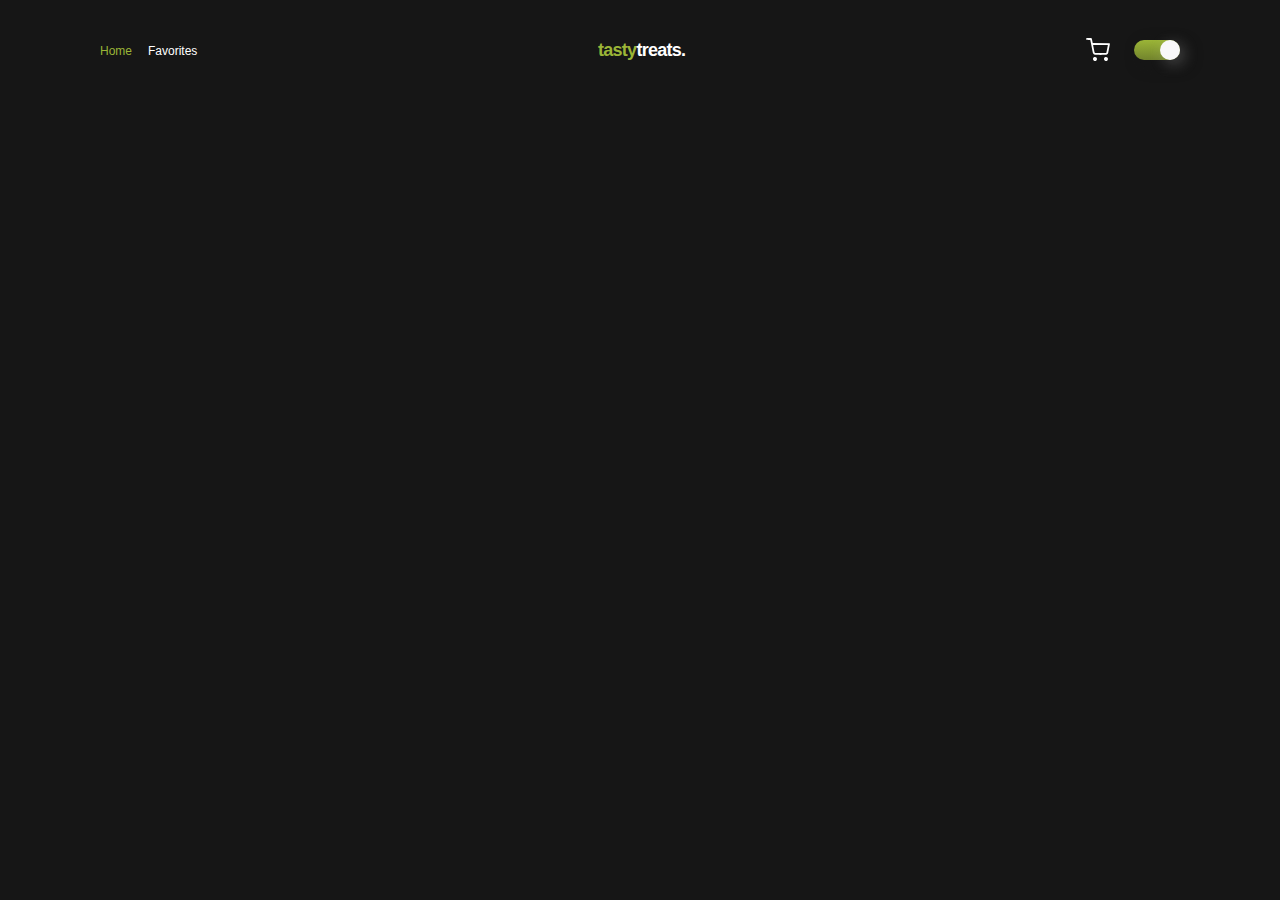
<file: index.html>
<!DOCTYPE html>
<html lang="en">
  <head>
    <meta charset="UTF-8" />
    <meta name="viewport" content="width=device-width, initial-scale=1.0" />
    <title>Document</title>
    <link rel="stylesheet" href="./header.css" />
  </head>
  <body>
    <header class="header">
      <div class="header-container">
        <nav class="header-navigation">
          <ul class="header-nav-list list">
            <li class="header-nav-item">
              <a href="./index.html" class="header-nav-link link current"
                >Home</a
              >
            </li>
            <li class="header-nav-item">
              <a href="./favorites.html" class="header-nav-link link"
                >Favorites</a
              >
            </li>
          </ul>
        </nav>
        <a href="./index.html" class="header-logo-link link"
          >tasty<span class="logo-link-span">treats.</span></a
        >
        <div class="header-btn">
          <a href="tel:+380730000000" class="shopping-cart-btn link">
            <svg class="shopping-cart-pic" width="24" height="24">
              <use href="./images/icons.svg#icon-shopping-cart"></use>
            </svg>
          </a>
          <!-- <button class="shopping-cart-btn" type="button">
            <svg class="shopping-cart-pic" width="24" height="24">
              <use href="./images/icons.svg#icon-shopping-cart"></use>
            </svg>
          </button> -->
          <label id="switch" class="switch switch-tab">
            <input
              type="checkbox"
              onchange="toggleTheme()"
              id="slider"
              class="switch-input"
            />
            <span class="slider round"></span>
          </label>
          <button class="mobile-menu-open" data-menu-open type="button">
            <svg class="mobile-menu-pic" width="32" height="32">
              <use href="./images/icons.svg#icon-hamburger"></use>
            </svg>
          </button>
        </div>
      </div>
      <div class="mob-modal is-hidden" data-menu>
        <div class="modal-container">
          <div class="mob-menu-top-part">
            <button type="button" class="menu-close-btn" data-menu-close>
              <svg class="menu-close-pic" width="32" height="32">
                <use href="./images/icons.svg#icon-x"></use>
              </svg>
            </button>
            <nav class="nav-mob-menu">
              <ul class="mob-menu-list list">
                <li class="mobile-nav-item">
                  <a
                    class="mobile-nav-link link current-mob"
                    href="./index.html"
                    >Home</a
                  >
                </li>
                <li class="mobile-nav-item">
                  <a class="mobile-nav-link link" href="./favorites.html"
                    >Favorites</a
                  >
                </li>
              </ul>
            </nav>
          </div>
          <label id="mob-switch" class="switch-mob switch">
            <input
              type="checkbox"
              onchange="toggleTheme()"
              class="switch-input"
            />
            <span class="slider round"></span>
          </label>
        </div>
      </div>
    </header>
    <script src="./header.js"></script>
    <script src="./js/mobile_menu.js"></script>
  </body>
</html>
</file>
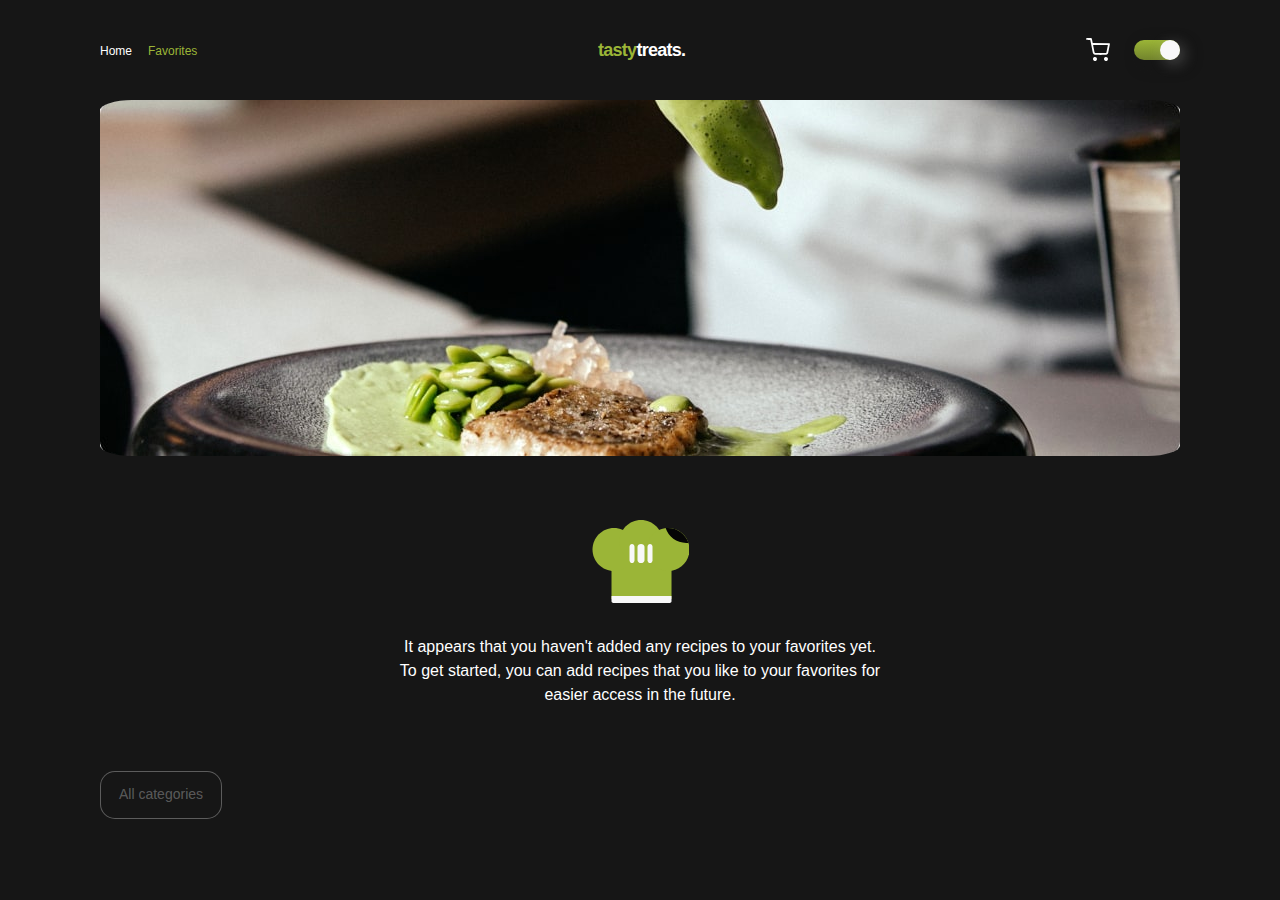
<file: favorites.html>
<!DOCTYPE html>
<html lang="en">
  <head>
    <meta charset="UTF-8" />
    <meta name="viewport" content="width=device-width, initial-scale=1.0" />
    <title>Document</title>
    <link rel="stylesheet" href="./header.css" />
    <link rel="stylesheet" href="./favorites.css" />
  </head>
  <body>
    <header class="header">
      <div class="header-container">
        <nav class="header-navigation">
          <ul class="header-nav-list list">
            <li class="header-nav-item">
              <a href="./index.html" class="header-nav-link link">Home</a>
            </li>
            <li class="header-nav-item">
              <a href="./favorites.html" class="header-nav-link link current"
                >Favorites</a
              >
            </li>
          </ul>
        </nav>
        <a href="./index.html" class="header-logo-link link"
          >tasty<span class="logo-link-span">treats.</span></a
        >
        <div class="header-btn">
          <a href="tel:+380730000000" class="shopping-cart-btn link">
            <svg class="shopping-cart-pic" width="24" height="24">
              <use href="./images/icons.svg#icon-shopping-cart"></use>
            </svg>
          </a>
          <!-- <button class="shopping-cart-btn" type="button">
            <svg class="shopping-cart-pic" width="24" height="24">
              <use href="./images/icons.svg#icon-shopping-cart"></use>
            </svg>
          </button> -->
          <label id="switch" class="switch switch-tab">
            <input
              type="checkbox"
              onchange="toggleTheme()"
              id="slider"
              class="switch-input"
            />
            <span class="slider round"></span>
          </label>
          <button class="mobile-menu-open" data-menu-open type="button">
            <svg class="mobile-menu-pic" width="32" height="32">
              <use href="./images/icons.svg#icon-hamburger"></use>
            </svg>
          </button>
        </div>
      </div>
      <div class="mob-modal is-hidden" data-menu>
        <div class="modal-container">
          <div class="mob-menu-top-part">
            <button type="button" class="menu-close-btn" data-menu-close>
              <svg class="menu-close-pic" width="32" height="32">
                <use href="./images/icons.svg#icon-x"></use>
              </svg>
            </button>
            <nav class="nav-mob-menu">
              <ul class="mob-menu-list list">
                <li class="mobile-nav-item">
                  <a class="mobile-nav-link link" href="./index.html">Home</a>
                </li>
                <li class="mobile-nav-item">
                  <a
                    class="mobile-nav-link link current-mob"
                    href="./favorites.html"
                    >Favorites</a
                  >
                </li>
              </ul>
            </nav>
          </div>
          <label id="mob-switch" class="switch-mob switch">
            <input
              type="checkbox"
              onchange="toggleTheme()"
              class="switch-input"
            />
            <span class="slider round"></span>
          </label>
        </div>
      </div>
    </header>
    <main>
      <section class="favorites">
        <div class="fav-container">
          <div class="fav-hero">
            <div class="static-block">
              <h1 class="visually-hidden">Favorites</h1>
              <picture class="fav-image thumb">
                <source
                  srcset="
                    ./images/card-desc-min.jpg 1x,
                    ./images/card-desc-min-2x  2x
                  "
                  media="(min-width: 1280px)"
                />
                <source
                  srcset="
                    ./images/card-tab-min.jpg 1x,
                    ./images/card-tab-min-2x  2x
                  "
                  media="(min-width: 768px)"
                />
                <source
                  srcset="
                    ./images/card-mob-min.jpg 1x,
                    ./images/card-mob-min-2x  2x
                  "
                  media="(max-width: 767px)"
                />

                <img src="./images/card-mob-min.jpg" alt="tasty dish" />
              </picture>
            </div>
            <div class="block-for-empty">
              <svg class="recipe-icon-pic" width="68" height="58">
                <use href="./images/icons.svg#icon-elements"></use>
              </svg>
              <p class="message-for-empty">
                It appears that you haven't added any recipes to your favorites
                yet. To get started, you can add recipes that you like to your
                favorites for easier access in the future.
              </p>
            </div>
          </div>
          <div class="recipes-block">
            <div class="fav-category-block" id="category-filter-div">
              <button class="fav-category-fltr-btn" type="button">
                All categories
              </button>
              <ul class="fav-category-list"></ul>
            </div>
            <div class="list-recipes-block">
              <ul class="fav-recipe-card-list"></ul>
            </div>
          </div>
        </div>
      </section>
    </main>
    <script src="./header.js"></script>
    <script src="./js/mobile_menu.js"></script>
  </body>
</html>
</file>
<file: header.css>
:root {
    --white: #F8F8F8;
    --black: #161616;
    --black_2: #050505;
    --white_2: #ffffff;
    --green: #9BB537;
    --oragne: #EEA10C;
    --gray: rgb(206, 205, 205);
    --bg-main: #F8F8F8;
    --txt-color: #050505;
    --bg-secondary: #E0E9F5;
    --accent: #9BB537;
    --gray-color-btn: rgba(5, 5, 5, 0.30);;
    --gray-color-btn-dark: rgba(255, 255, 255, 0.3);
}

.list {
    list-style: none;
}
.link {
    text-decoration: none;
    color: currentColor;
}

h1,
h2,
h3,
h4,
h5,
h6,
p {
    margin: 0;
}

p:last-child {
    margin-bottom: 0;
}

ul {
    margin: 0;
    padding: 0;
    list-style: none;
}

button {
    cursor: pointer;
}

img {
    display: block;
    max-width: 100%;
    height: auto;
}

body {
    font-family: Inter-Regular, sans-serif;
    background-color: var(--bg-main);
    color: var(--txt-color);
    text-align: center;
    margin: 0;
}

.no-scroll {
    overflow: hidden;
}

.is-hidden {
    opacity: 0;
    visibility: hidden;
    pointer-events: none;
}
.visually-hidden {
    position: absolute;
    width: 1px;
    height: 1px;
    margin: -1px;
    border: 0;
    padding: 0;
    overflow: hidden;
    white-space: nowrap;
    clip-path: inset(100%);
    clip: rect(0 0 0 0);
}
/* -------------------------------- */

body.light {
    --bg-main: #F8F8F8;
    --txt-color: #050505;
    --bg-mob-menu: #9BB537;
    --accent: #9BB537;
    --current-mob: #ffffff;
    --gray-color-btn:rgba(5, 5, 5, 0.30);
    --oragne: #EEA10C;
}

body.dark {
    --bg-main: #161616;
    --txt-color: #ffffff;
    --bg-mob-menu: #050505;
    --accent: #9BB537;
    --current-mob:#9BB537;
    --gray-color-btn:rgba(255, 255, 255, 0.3);
    --oragne: #EEA10C;
}


    /* html[data-theme='light'] {
        --bg-main: #F8F8F8;
        --txt-color: #1B1B1B;
        --bg-secondary: #E0E9F5;
        --bg-tertiary: #0C1C31;
    }

    html[data-theme='dark'] {
        --bg-main: #050505;
        --txt-color: #F0F4FA;
        --bg-secondary: #1E395C;
        --bg-tertiary: #F0F4FA;

        .slider.round {
            background-color: var(--green);
        }
 } */

/* -------------------------------- */

.header {
    width: 100%;
    display: flex;
    justify-content: center;
    margin: 0 auto;
    background-color: var(--bg-main);
    position: relative;
    z-index: 2;
    top: 0;
    left: 0;
}

.header-container {
    width: 100%;
    display: flex;
    align-items: center;
    justify-content: space-between;
    padding: 10px 10px;
}

.header-navigation {
    display: none;
}
.header-logo-link {
    font-weight: 600;
    font-size: 16px;
    line-height: 1.12;
    letter-spacing: -0.04em;
    color: var(--accent);
    padding: 20px 0;
}

.logo-link-span {
    color: var(--txt-color);
}

.header-btn {
    display: flex;
    align-items: center;
    gap: 14px;
}

.shopping-cart-btn {
    border: none;
    background-color: var(--bg-main);
    display: flex;
    justify-content: center;
    fill: var(--txt-color);
}

.shopping-cart-pic:hover, .shopping-cart-pic:focus {
    fill: var(--accent);
}

.switch-tab {
    display: none;
}

.mobile-menu-open {
    border: none;
    background-color: var(--bg-main);
    display: flex;
    justify-content: center;
    fill: var(--txt-color);
}

.mobile-menu-pic {
    fill: var(--txt-color);
}
.mobile-menu-pic:hover,
.mobile-menu-pic:focus {
    fill: var(--accent);
}

.mob-modal {
    position: absolute;
    top: 0;
    right: 0;
    z-index: 3;
    width: 40%;
    height: 100vh;
    background-color: var(--bg-mob-menu);
    /* padding: 20px; */
    display: flex;
    flex-direction: column;
    transition: opacity .25s ease-in-out,visibility .25s ease-in-out,transform .25s ease-in-out;
    overflow-y: auto;
    justify-content: space-between;
}
.modal-container {
    height: 100%;
    padding: 20px;
    display: flex;
    flex-direction: column;
    justify-content: space-between;
}
.mob-menu-top-part {
    display: flex;
    flex-direction: column;
    gap: 148px;
}

.menu-close-btn {
    width: 32px;
    height: 32px;
    color: var(--white);
    background-color: transparent;
    border: none;
    padding: 0;
    margin-left: auto;
    transition-duration: 250ms;
    transition-timing-function: cubic-bezier(0.4, 0, 0.2, 1);
}

.mob-menu-list{
    display: flex;
    flex-direction: column;
    gap: 16px;
}
.mobile-nav-item {
    color: var(--white_2);
    font-size: 12px;
    font-weight: 500;
    line-height: 1.25;
}

.current-mob{
    color: var(--current-mob);
}

.switch-mob {
    position: relative;
    display: flex;
    width: 46px;
    height: 20px;
}

.switch input {
    opacity: 0;
    width: 0;
    height: 0;
}

.slider {
    position: absolute;
    cursor: pointer;
    top: 0;
    left: 0;
    right: 0;
    bottom: 0;
    background-color: var(--gray);
    -webkit-transition: 0.4s;
    transition: 0.4s;
}

.slider:before {
    position: absolute;
    content: "";
    height: 40px;
    width: 40px;
    left: 0px;
    bottom: 4px;
    top: 0;
    bottom: 0;
    margin: auto 0;
    -webkit-transition: 0.4s;
    transition: 0.4s;
    box-shadow: 4px 4px 15px rgba(243, 243, 243, 0.092);
    background: var(--white_2);
    background-repeat: no-repeat;
    background-position: center;
}

.switch-input:checked+.slider {
    background: linear-gradient(var(--accent), rgba(155, 181, 55, 0.69));
    box-shadow: 7px 5px 15px rgba(22, 22, 22, 0.6);
}

.switch-input:focus+.slider {
    box-shadow: 1px 1px 5px rgba(243, 243, 243, 0.25);
}

.switch-input:checked+.slider:before {
    -webkit-transform: translateX(25px);
    -ms-transform: translateX(25px);
    transform: translateX(26px);
    background: var(--white);
    background-repeat: no-repeat;
    background-position: center;
    box-shadow: 4px 4px 15px rgba(243, 243, 243, 0.25);
}

.slider.round {
    border-radius: 60px;
    box-shadow: 4px 4px 15px rgba(243, 243, 243, 0.092);
}
    
.slider.round:before {
    border-radius: 50%;
    width: 20px;
    height: 20px;
    box-shadow: 4px 4px 15px rgba(243, 243, 243, 0.092);
}

/* ----------------------- MOBILE -------------------------- */
@media screen and (min-width: 375px) {
    .header-container{
        width: 375px;
        padding: 15px 20px;
    }
}
/* ----------------------- TABLET -------------------------- */
@media screen and (min-width: 768px){
    .header-container {
        width: 768px;
        padding: 15px 32px;
    }
    .header-navigation {
        display: flex;
    }
    .header-nav-list {
        display: flex;
        gap: 16px;
    }

    .header-nav-link {
        color: var(--txt-color);
        font-size: 12px;
        font-style: normal;
        font-weight: 400;
        line-height: 1.25;
        padding: 20px 0;
    }

    .current {
        color: var(--accent);
        font-weight: 500;
    }

    .header-logo-link {
        font-size: 18px;
        letter-spacing: 1.11;
    }

    .mobile-menu-open {
        display: none;
    }

    .header-btn {
        gap: 18px;
    }

    .switch {
    position: relative;
    display: flex;
    width: 46px;
    height: 20px;
    }

    .switch input {
        opacity: 0;
        width: 0;
        height: 0;
    }

.mob-modal {
    display: none;
} 
}
/* ----------------------- DESK -------------------------- */
@media screen and (min-width: 1280px) {

    .header-container{
        width: 1280px;
        padding: 20px 100px;
    }

    .header-btn {
        gap: 24px;
    }
}
</file>
<file: favorites.css>
.favorites {
    width: 100%;
    margin: 0 auto;

}
.fav-container {
    margin: 0 auto;
    display: flex;
    flex-direction: column;
    gap: 40px;
}
.fav-hero {
        display: flex;
        flex-direction: column;
        gap: 40px;
    }
.fav-image {
    width: 100%;
    height: 100%;
    display: flex;
}
.thumb {
    border-radius: 3%;
    overflow: hidden;
}
.block-for-empty {
    display: flex;
    flex-direction: column;
    margin: 0 auto;
    align-items: center;
    gap: 24px;
}

.message-for-empty {
    width: 100%;
    color: var(--txt-color);
    font-size: 14px;
    line-height: 1.28; 
}

.fav-category-fltr-btn {
    display: flex;
    padding: 14px 18px;
    justify-content: center;
    align-items: center;
    gap: 18px;
    border-radius: 15px;
    border: 1px solid var(--gray-color-btn);
    color: var(--gray-color-btn);
    background-color: var(--bg-main);
    font-size: 14px;
    font-weight: 500;
    line-height: 1.28;
}

.fav-category-fltr-btn:hover, 
.fav-category-fltr-btn:focus {
    background-color: var(--accent);
    color: var(--white_2);
    transition-duration: 250ms;
    transition-timing-function: cubic-bezier(0.4, 0, 0.2, 1);
}

.recipes-block {
    display: flex;
    flex-direction: column;
    gap: 24px;
}

/* --------------- MOBILE ------------------ */
@media screen and (min-width: 375px) {
    .fav-container {
        width: 335px;
        padding: 0 20px;
    }
    .fav-image {
        width: 335px;
        height: 516px;
    }


    .message-for-empty {
        width: 335px;
    }
}
/* --------------- tABLET ----------------- */
@media screen and (min-width: 768px) {
    .fav-container {
        width: 704px;
        padding: 0 32px;
        gap: 64px;
    }
    .fav-hero {
        gap: 64px;
    }
    .fav-image {
        width: 704px;
        height: 356px;
    }

    .recipe-icon-pic {
        width: 97px;
        height: 83px;
    }
    .block-for-empty {
        gap: 32px;
    }
    .message-for-empty {
        width: 481px;
        font-size: 16px;
        line-height: 1.5; 
    }

    .recipes-block {
        gap: 32px;
    }
}
/* -------------- DESCTOP ------------------ */
@media screen and (min-width: 1280px) {
    .fav-container {
        width: 1080px;
        padding: 0 100px;
    }
    .fav-image {
        width: 1080px;
        height: 356px;
    }
}
</file>
